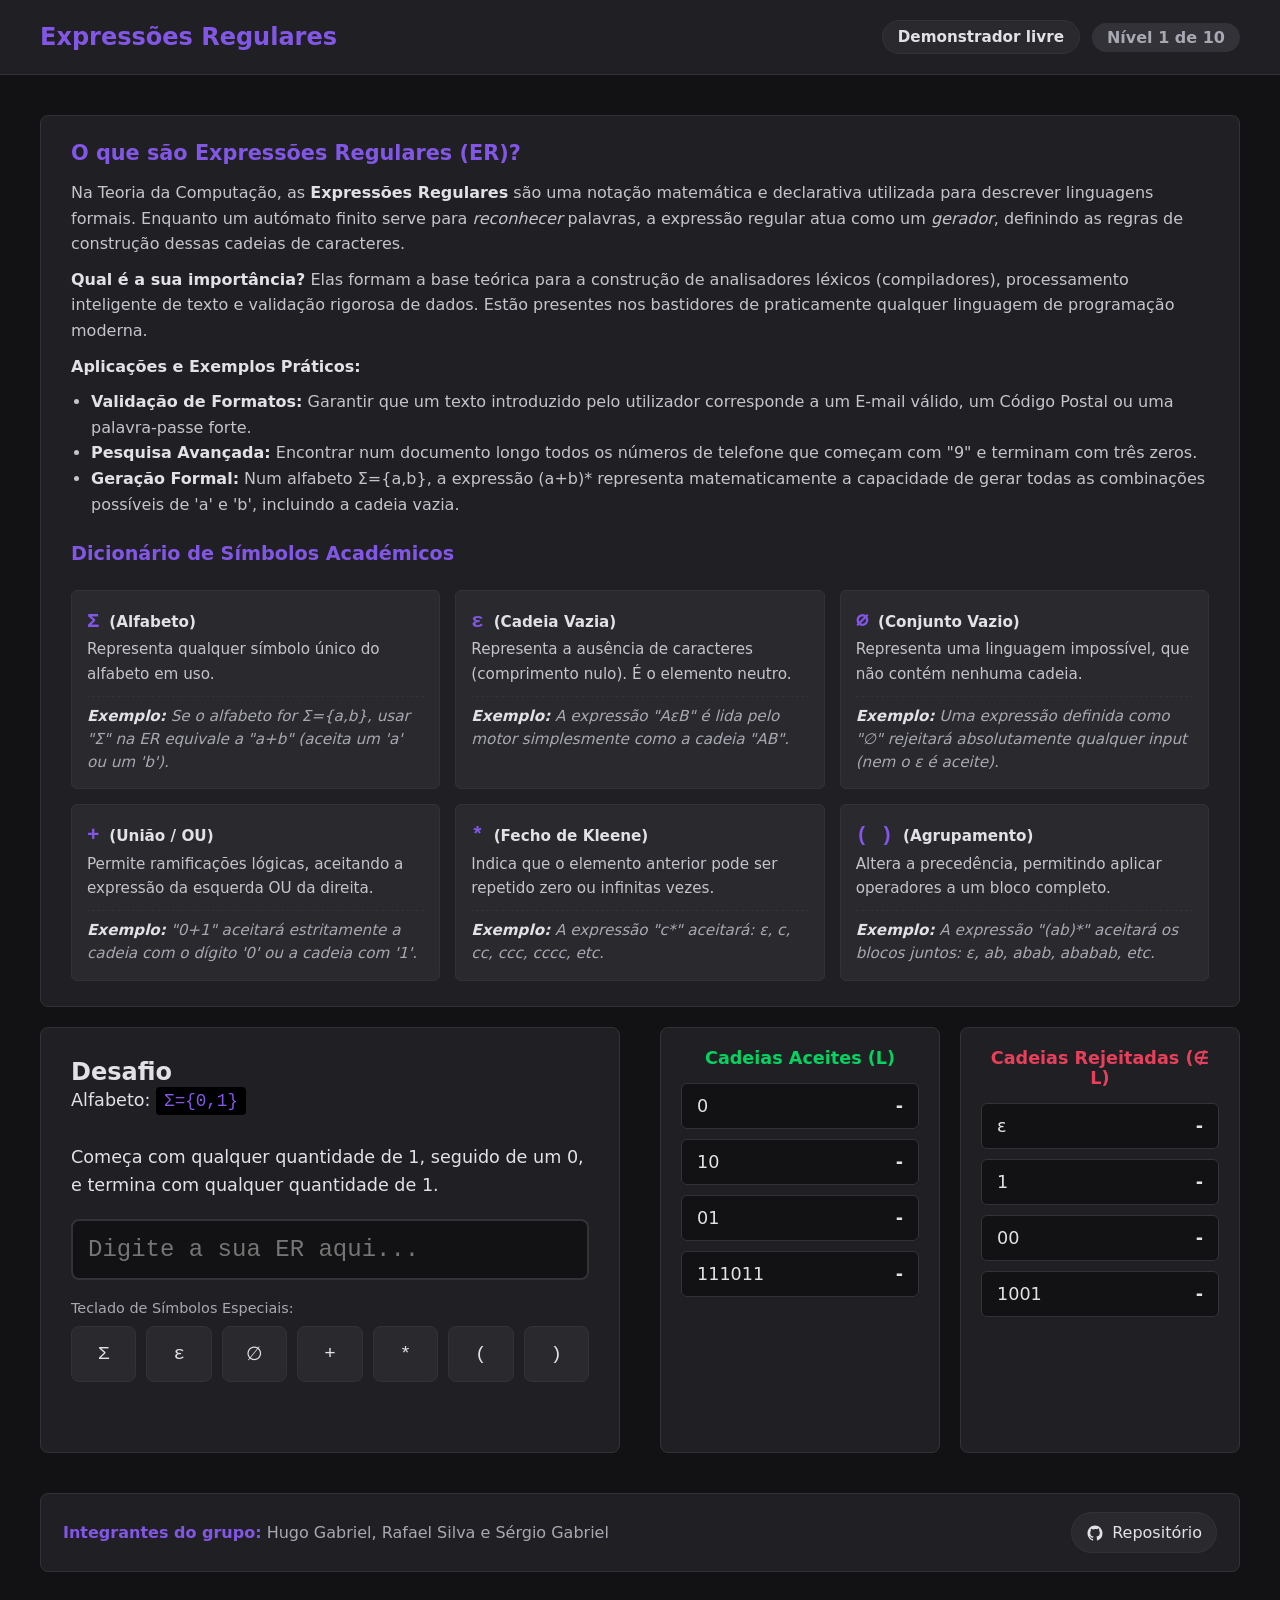
<file: index.html>
<!DOCTYPE html>
<html lang="pt-PT">
<head>
    <meta charset="UTF-8">
    <meta name="viewport" content="width=device-width, initial-scale=1.0">
    <title>Expressões Regulares - MVP (10 Níveis)</title>
    <style>
        /* ==========================================================
           TEMA DARK & ESTILOS GLOBAIS
           ========================================================== */
        :root {
            --bg-color: #121214;
            --panel-bg: #202024;
            --text-color: #e1e1e6;
            --text-muted: #a8a8b3;
            --primary: #8257e5;
            --primary-hover: #9466ff;
            --success: #04d361;
            --danger: #e83f5b;
            --keyboard-bg: #29292e;
            --keyboard-hover: #323238;
        }

        * {
            margin: 0;
            padding: 0;
            box-sizing: border-box;
            font-family: 'Inter', system-ui, -apple-system, sans-serif;
        }

        body {
            background-color: var(--bg-color);
            color: var(--text-color);
            display: flex;
            flex-direction: column;
            min-height: 100vh;
        }

        header {
            padding: 20px 40px;
            background-color: var(--panel-bg);
            border-bottom: 1px solid #323238;
            display: flex;
            justify-content: space-between;
            align-items: center;
        }

        header h1 {
            font-size: 1.5rem;
            color: var(--primary);
        }

        .header-actions {
            display: flex;
            align-items: center;
            justify-content: flex-end;
            gap: 12px;
            flex-wrap: wrap;
        }

        .nav-link {
            display: inline-flex;
            align-items: center;
            justify-content: center;
            min-height: 34px;
            padding: 5px 15px;
            border: 1px solid #323238;
            border-radius: 20px;
            background-color: var(--keyboard-bg);
            color: var(--text-color);
            font-size: 0.95rem;
            font-weight: bold;
            text-decoration: none;
            transition: all 0.2s ease;
            white-space: nowrap;
        }

        .nav-link:hover {
            border-color: var(--primary);
            background-color: var(--keyboard-hover);
            color: var(--primary-hover);
        }

        #level-indicator {
            font-weight: bold;
            color: var(--text-muted);
            background-color: #323238;
            padding: 5px 15px;
            border-radius: 20px;
        }

        /* Seção Didática */
        .intro-section {
            grid-column: 1 / -1;
            background-color: var(--panel-bg);
            padding: 25px 30px;
            border-radius: 8px;
            border: 1px solid #323238;
            margin-bottom: -20px; /* Compensa o gap da grelha */
        }
        .intro-section h2 {
            color: var(--primary);
            margin-bottom: 15px;
            font-size: 1.3rem;
        }
        .intro-section p {
            line-height: 1.6;
            margin-bottom: 10px;
            color: #c4c4cc;
        }
        .intro-section ul {
            margin-left: 20px;
            margin-bottom: 15px;
            color: #c4c4cc;
            line-height: 1.6;
        }
        .intro-section strong {
            color: var(--text-color);
        }

        /* Dicionário de Símbolos */
        .symbol-dict {
            display: grid;
            grid-template-columns: repeat(auto-fit, minmax(280px, 1fr));
            gap: 15px;
            margin-top: 25px;
        }
        .symbol-card {
            background-color: var(--keyboard-bg);
            padding: 15px;
            border-radius: 6px;
            border: 1px solid #323238;
            font-size: 0.95rem;
            color: #c4c4cc;
            line-height: 1.5;
        }
        .symbol-card .sym {
            font-size: 1.3rem;
            color: var(--primary);
            margin-right: 5px;
            font-family: monospace;
            font-weight: bold;
        }
        .symbol-card .sym-title {
            color: var(--text-color);
            font-weight: bold;
        }
        .symbol-card .sym-example {
            color: var(--text-muted);
            display: block;
            margin-top: 8px;
            font-style: italic;
            border-top: 1px dashed #323238;
            padding-top: 8px;
        }

        /* ==========================================================
           LAYOUT PRINCIPAL (GRID)
           ========================================================== */
        main {
            display: grid;
            grid-template-columns: 1fr 1fr;
            gap: 40px;
            padding: 40px;
            flex: 1;
            max-width: 1400px;
            margin: 0 auto;
            width: 100%;
        }

        @media (max-width: 900px) {
            main {
                grid-template-columns: 1fr;
            }

            header {
                align-items: flex-start;
                flex-direction: column;
                gap: 14px;
            }

            .header-actions {
                width: 100%;
                justify-content: space-between;
            }
        }

        /* Lado Esquerdo: Editor e Teclado */
        .editor-section {
            background-color: var(--panel-bg);
            padding: 30px;
            border-radius: 8px;
            display: flex;
            flex-direction: column;
            gap: 20px;
            border: 1px solid #323238;
        }

        .problem-desc {
            font-size: 1.1rem;
            line-height: 1.6;
        }

        .alphabet {
            font-family: monospace;
            background: #000;
            padding: 4px 8px;
            border-radius: 4px;
            color: var(--primary);
        }

        #regex-input {
            width: 100%;
            padding: 15px;
            font-size: 1.5rem;
            font-family: monospace;
            background-color: var(--bg-color);
            color: var(--text-color);
            border: 2px solid #323238;
            border-radius: 8px;
            outline: none;
            transition: border-color 0.2s;
        }

        #regex-input:focus {
            border-color: var(--primary);
        }

        .keyboard {
            display: grid;
            grid-template-columns: repeat(auto-fit, minmax(60px, 1fr));
            gap: 10px;
        }

        .key-btn {
            background-color: var(--keyboard-bg);
            color: var(--text-color);
            border: 1px solid #323238;
            padding: 15px;
            font-size: 1.2rem;
            border-radius: 8px;
            cursor: pointer;
            transition: all 0.2s;
            font-family: monospace;
        }

        .key-btn:hover {
            background-color: var(--keyboard-hover);
            border-color: var(--primary);
        }

        /* Lado Direito: Testes */
        .tests-section {
            display: grid;
            grid-template-columns: 1fr 1fr;
            gap: 20px;
        }

        .test-column {
            background-color: var(--panel-bg);
            padding: 20px;
            border-radius: 8px;
            border: 1px solid #323238;
        }

        .test-column h3 {
            margin-bottom: 15px;
            font-size: 1.1rem;
            text-align: center;
        }

        .test-list {
            list-style: none;
            display: flex;
            flex-direction: column;
            gap: 10px;
        }

        .test-item {
            padding: 12px 15px;
            background-color: var(--bg-color);
            border-radius: 6px;
            font-family: monospace;
            font-size: 1.1rem;
            display: flex;
            justify-content: space-between;
            align-items: center;
            border: 1px solid #323238;
            transition: all 0.3s ease;
        }

        .empty-set-msg {
            text-align: center;
            color: var(--text-muted);
            font-style: italic;
            padding: 20px 0;
            background-color: var(--bg-color);
            border-radius: 6px;
            border: 1px dashed #323238;
        }

        /* Estados de Validação */
        .test-item.pass {
            border-color: var(--success);
            box-shadow: 0 0 10px rgba(4, 211, 97, 0.2);
            color: var(--success);
        }

        .test-item.fail {
            border-color: var(--danger);
            box-shadow: 0 0 10px rgba(232, 63, 91, 0.2);
            color: var(--danger);
        }

        .status-icon {
            font-weight: bold;
        }

        /* Ações e Sucesso */
        .actions {
            margin-top: 20px;
            display: flex;
            justify-content: center;
        }

        #next-btn {
            background-color: var(--success);
            color: #000;
            border: none;
            padding: 15px 30px;
            font-size: 1.2rem;
            font-weight: bold;
            border-radius: 8px;
            cursor: pointer;
            display: none;
            transition: background-color 0.2s;
        }

        #next-btn:hover {
            background-color: #04b353;
        }

        #success-message {
            color: var(--success);
            text-align: center;
            font-weight: bold;
            font-size: 1.2rem;
            display: none;
            margin-top: 10px;
        }

        .credits {
            max-width: 1400px;
            width: calc(100% - 80px);
            margin: 0 auto 30px;
            padding: 18px 22px;
            background-color: var(--panel-bg);
            border: 1px solid #323238;
            border-radius: 8px;
            display: flex;
            flex-wrap: wrap;
            align-items: center;
            justify-content: space-between;
            gap: 14px;
        }

        .credits strong {
            color: var(--primary);
        }

        .credits span {
            color: var(--text-muted);
        }

        .repo-link {
            display: inline-flex;
            align-items: center;
            gap: 8px;
            color: var(--text-color);
            text-decoration: none;
            border: 1px solid #323238;
            background-color: var(--keyboard-bg);
            padding: 10px 14px;
            border-radius: 999px;
            transition: all 0.2s ease;
        }

        .repo-link:hover {
            border-color: var(--primary);
            background-color: var(--keyboard-hover);
            color: var(--primary-hover);
        }

        .github-mark {
            width: 18px;
            height: 18px;
            fill: currentColor;
            flex: 0 0 auto;
        }
    </style>
</head>
<body>

    <header>
        <h1>Expressões Regulares</h1>
        <div class="header-actions">
            <a class="nav-link" href="regex.html">Demonstrador livre</a>
            <div id="level-indicator">Nível 1 de 10</div>
        </div>
    </header>

    <main>
        <!-- Seção Didática (Introdução) -->
        <section class="intro-section">
            <h2>O que são Expressões Regulares (ER)?</h2>
            <p>Na Teoria da Computação, as <strong>Expressões Regulares</strong> são uma notação matemática e declarativa utilizada para descrever linguagens formais. Enquanto um autómato finito serve para <em>reconhecer</em> palavras, a expressão regular atua como um <em>gerador</em>, definindo as regras de construção dessas cadeias de caracteres.</p>
            <p><strong>Qual é a sua importância?</strong> Elas formam a base teórica para a construção de analisadores léxicos (compiladores), processamento inteligente de texto e validação rigorosa de dados. Estão presentes nos bastidores de praticamente qualquer linguagem de programação moderna.</p>
            <p><strong>Aplicações e Exemplos Práticos:</strong></p>
            <ul>
                <li><strong>Validação de Formatos:</strong> Garantir que um texto introduzido pelo utilizador corresponde a um E-mail válido, um Código Postal ou uma palavra-passe forte.</li>
                <li><strong>Pesquisa Avançada:</strong> Encontrar num documento longo todos os números de telefone que começam com "9" e terminam com três zeros.</li>
                <li><strong>Geração Formal:</strong> Num alfabeto Σ={a,b}, a expressão <code>(a+b)*</code> representa matematicamente a capacidade de gerar todas as combinações possíveis de 'a' e 'b', incluindo a cadeia vazia.</li>
            </ul>

            <h3 style="color: var(--primary); margin-top: 25px; font-size: 1.2rem;">Dicionário de Símbolos Académicos</h3>
            <div class="symbol-dict">
                <div class="symbol-card">
                    <span class="sym">Σ</span> <span class="sym-title">(Alfabeto)</span>
                    <p>Representa qualquer símbolo único do alfabeto em uso.</p>
                    <span class="sym-example"><strong>Exemplo:</strong> Se o alfabeto for Σ={a,b}, usar "Σ" na ER equivale a "a+b" (aceita um 'a' ou um 'b').</span>
                </div>
                <div class="symbol-card">
                    <span class="sym">ε</span> <span class="sym-title">(Cadeia Vazia)</span>
                    <p>Representa a ausência de caracteres (comprimento nulo). É o elemento neutro.</p>
                    <span class="sym-example"><strong>Exemplo:</strong> A expressão "AεB" é lida pelo motor simplesmente como a cadeia "AB".</span>
                </div>
                <div class="symbol-card">
                    <span class="sym">∅</span> <span class="sym-title">(Conjunto Vazio)</span>
                    <p>Representa uma linguagem impossível, que não contém nenhuma cadeia.</p>
                    <span class="sym-example"><strong>Exemplo:</strong> Uma expressão definida como "∅" rejeitará absolutamente qualquer input (nem o ε é aceite).</span>
                </div>
                <div class="symbol-card">
                    <span class="sym">+</span> <span class="sym-title">(União / OU)</span>
                    <p>Permite ramificações lógicas, aceitando a expressão da esquerda OU da direita.</p>
                    <span class="sym-example"><strong>Exemplo:</strong> "0+1" aceitará estritamente a cadeia com o dígito '0' ou a cadeia com '1'.</span>
                </div>
                <div class="symbol-card">
                    <span class="sym">*</span> <span class="sym-title">(Fecho de Kleene)</span>
                    <p>Indica que o elemento anterior pode ser repetido zero ou infinitas vezes.</p>
                    <span class="sym-example"><strong>Exemplo:</strong> A expressão "c*" aceitará: ε, c, cc, ccc, cccc, etc.</span>
                </div>
                <div class="symbol-card">
                    <span class="sym">( )</span> <span class="sym-title">(Agrupamento)</span>
                    <p>Altera a precedência, permitindo aplicar operadores a um bloco completo.</p>
                    <span class="sym-example"><strong>Exemplo:</strong> A expressão "(ab)*" aceitará os blocos juntos: ε, ab, abab, ababab, etc.</span>
                </div>
            </div>
        </section>

        <!-- Lado Esquerdo: Motor e Input -->
        <section class="editor-section">
            <div>
                <h2>Desafio</h2>
                <p class="problem-desc">
                    Alfabeto: <span class="alphabet" id="ui-alphabet">Σ={0,1}</span><br><br>
                    <span id="ui-desc">Enunciado aqui</span>
                </p>
            </div>

            <div>
                <input type="text" id="regex-input" placeholder="Digite a sua ER aqui..." autocomplete="off" spellcheck="false">
            </div>

            <div>
                <p style="margin-bottom: 10px; color: var(--text-muted); font-size: 0.9rem;">Teclado de Símbolos Especiais:</p>
                <div class="keyboard">
                    <button class="key-btn" onclick="insertSymbol('Σ')" title="Exemplo: Se o alfabeto for {A,B}, usar Σ resulta em &quot;A&quot; ou &quot;B&quot;">Σ</button>
                    <button class="key-btn" onclick="insertSymbol('ε')" title="Exemplo: AεB resulta simplesmente em &quot;AB&quot; (elemento neutro)">ε</button>
                    <button class="key-btn" onclick="insertSymbol('∅')" title="Exemplo: Qualquer expressão com ∅ resulta num conjunto que não aceita nada">∅</button>
                    <button class="key-btn" onclick="insertSymbol('+')" title="Exemplo: A+B resulta na aceitação de &quot;A&quot; ou &quot;B&quot;">+</button>
                    <button class="key-btn" onclick="insertSymbol('*')" title="Exemplo: A* resulta em &quot;ε&quot;, &quot;A&quot;, &quot;AA&quot;, &quot;AAA&quot;...">*</button>
                    <button class="key-btn" onclick="insertSymbol('(')" title="Exemplo: (A+B)C resulta em &quot;AC&quot; ou &quot;BC&quot;">(</button>
                    <button class="key-btn" onclick="insertSymbol(')')" title="Finaliza o agrupamento. Exemplo: (AB)*">)</button>
                </div>
            </div>
            
            <div class="actions">
                <button id="next-btn" onclick="nextLevel()">Próximo Nível →</button>
            </div>
            <div id="success-message">Linguagem validada com sucesso!</div>
        </section>

        <!-- Lado Direito: Bateria de Testes -->
        <section class="tests-section">
            <div class="test-column">
                <h3 style="color: var(--success);">Cadeias Aceites (L)</h3>
                <ul class="test-list" id="list-accepted">
                    <!-- Gerado via JS -->
                </ul>
            </div>
            
            <div class="test-column">
                <h3 style="color: var(--danger);">Cadeias Rejeitadas (∉ L)</h3>
                <ul class="test-list" id="list-rejected">
                    <!-- Gerado via JS -->
                </ul>
            </div>
        </section>
    </main>

    <footer class="credits" aria-label="Créditos do projeto">
        <div>
            <strong>Integrantes do grupo:</strong>
            <span>Hugo Gabriel, Rafael Silva e Sérgio Gabriel</span>
        </div>
        <a class="repo-link" href="https://github.com/hugbrl09/regex-lftc" target="_blank" rel="noopener noreferrer" aria-label="Abrir repositório no GitHub">
            <svg class="github-mark" viewBox="0 0 24 24" aria-hidden="true" focusable="false">
                <path d="M12 2C6.48 2 2 6.58 2 12.25c0 4.54 2.87 8.39 6.84 9.75.5.09.68-.22.68-.48v-1.77c-2.78.62-3.37-1.38-3.37-1.38-.46-1.2-1.12-1.52-1.12-1.52-.91-.64.07-.63.07-.63 1.01.08 1.54 1.07 1.54 1.07.9 1.58 2.36 1.12 2.93.86.09-.67.35-1.12.63-1.38-2.22-.26-4.56-1.14-4.56-5.06 0-1.12.39-2.03 1.03-2.75-.1-.26-.45-1.3.1-2.71 0 0 .84-.28 2.75 1.05A9.25 9.25 0 0 1 12 6.8c.85 0 1.71.12 2.51.35 1.91-1.33 2.75-1.05 2.75-1.05.55 1.41.2 2.45.1 2.71.64.72 1.03 1.63 1.03 2.75 0 3.93-2.34 4.8-4.57 5.06.36.32.68.95.68 1.92v2.84c0 .27.18.58.69.48A10.27 10.27 0 0 0 22 12.25C22 6.58 17.52 2 12 2z"/>
            </svg>
            Repositório
        </a>
    </footer>

    <script>
        /* ==========================================================
           BASE DE DADOS DE NÍVEIS (10 Níveis Completos)
           ========================================================== */
        const levels = [
            {
                id: 1,
                alphabetText: "Σ={0,1}",
                alphabetArray: ["0", "1"],
                description: "Começa com qualquer quantidade de 1, seguido de um 0, e termina com qualquer quantidade de 1.",
                accepted: ["0", "10", "01", "111011"],
                rejected: ["ε", "1", "00", "1001"]
            },
            {
                id: 2,
                alphabetText: "Σ={c,d}",
                alphabetArray: ["c", "d"],
                description: "Cadeias que contenham 'cc' como subpalavra.",
                accepted: ["cc", "dccd", "cccd", "dcc"],
                rejected: ["ε", "c", "d", "cdc", "dcd"]
            },
            {
                id: 3,
                alphabetText: "Σ={a,b}",
                alphabetArray: ["a", "b"],
                description: "A linguagem que aceita estritamente as cadeias 'ab' ou 'ba'. (Sugestão: utilize a operação de União).",
                accepted: ["ab", "ba"],
                rejected: ["ε", "a", "b", "aa", "bb", "aba"]
            },
            {
                id: 4,
                alphabetText: "Σ={x,y}",
                alphabetArray: ["x", "y"],
                description: "Cadeias de comprimento no máximo 1 (Sugestão: a cadeia vazia também possui comprimento menor ou igual a 1).",
                accepted: ["ε", "x", "y"],
                rejected: ["xx", "xy", "yx", "xyx"]
            },
            {
                id: 5,
                alphabetText: "Σ={a,b}",
                alphabetArray: ["a", "b"],
                description: "Qualquer combinação de 'a' e 'b' (incluindo nenhuma), mas que termine obrigatoriamente com a letra 'a'.",
                accepted: ["a", "ba", "aba", "bba", "aaaa"],
                rejected: ["ε", "b", "ab", "bb"]
            },
            {
                id: 6,
                alphabetText: "Σ={0,1}",
                alphabetArray: ["0", "1"],
                description: "Cadeias formadas exclusivamente por blocos de '00' (ou seja, quantidade par de zeros e nenhum 1).",
                accepted: ["ε", "00", "0000", "000000"],
                rejected: ["0", "1", "01", "000", "100", "00100"]
            },
            {
                id: 7,
                alphabetText: "Σ={a,b,c}",
                alphabetArray: ["a", "b", "c"],
                description: "Todas as cadeias que começam com 'a', seguidas de qualquer combinação de 'b' ou 'c'.",
                accepted: ["a", "ab", "ac", "abb", "abc", "acb"],
                rejected: ["ε", "b", "c", "ba", "ca"]
            },
            {
                id: 8,
                alphabetText: "Σ={0,1}",
                alphabetArray: ["0", "1"],
                description: "A linguagem vazia. Não aceita absolutamente nenhuma cadeia (nem sequer a cadeia vazia).",
                accepted: [], // Array vazio, requer lógica visual para mostrar que não há nada a aceitar
                rejected: ["ε", "0", "1", "00", "01"]
            },
            {
                id: 9,
                alphabetText: "Σ={a,b}",
                alphabetArray: ["a", "b"],
                description: "Cadeias que possuem exatamente um único 'b' em toda a palavra.",
                accepted: ["b", "ab", "ba", "aabaa", "aaaab"],
                rejected: ["ε", "a", "bb", "abaaab", "bab"]
            },
            {
                id: 10,
                alphabetText: "Σ={0,1}",
                alphabetArray: ["0", "1"],
                description: "Desafio Final: O fechamento positivo (Σ⁺). Qualquer cadeia válida do alfabeto, exceto a cadeia vazia.",
                accepted: ["0", "1", "00", "01", "10", "11", "010"],
                rejected: ["ε"]
            }
        ];

        let currentLevel = 0;
        const inputField = document.getElementById('regex-input');

        /* ==========================================================
           O MOTOR CONVERSOR (Lógica Académica -> Regex JS)
           ========================================================== */
        function convertFormalToJSRegex(formalRegex, currentAlphabetArr) {
            let jsRegex = formalRegex;

            // 1. O Símbolo Sigma (Σ)
            // Se o utilizador digitar Σ, substituímos por uma união de todo o alfabeto atual
            const sigmaRegex = '(' + currentAlphabetArr.join('|') + ')';
            jsRegex = jsRegex.replace(/Σ/g, sigmaRegex);

            // 2. A União (+)
            // Na matemática usamos '+', mas a máquina do JS usa '|'
            jsRegex = jsRegex.replace(/\+/g, '|');

            // 3. A Cadeia Vazia (ε)
            // Na ER académica, ε concatena como neutro. 
            // Ao remover o 'ε', o Motor JS simula o comportamento da cadeia vazia
            jsRegex = jsRegex.replace(/ε/g, '');

            // 4. O Conjunto Vazio (∅)
            // Um conjunto vazio não aceita nada. No Regex de máquina usamos um 
            // Negative Lookahead impossível (?!) para garantir que nunca valida.
            jsRegex = jsRegex.replace(/∅/g, '(?!)');

            return jsRegex;
        }

        /* ==========================================================
           LÓGICA DA INTERFACE E VALIDAÇÃO
           ========================================================== */
        function loadLevel(index) {
            if (index >= levels.length) {
                alert("Parabéns! Concluiu todos os níveis do Regex Académico.");
                currentLevel = 0; // Reinicia o jogo
                index = 0;
            }
            
            const levelData = levels[index];
            document.getElementById('level-indicator').innerText = `Nível ${index + 1} de ${levels.length}`;
            document.getElementById('ui-alphabet').innerText = levelData.alphabetText;
            document.getElementById('ui-desc').innerText = levelData.description;
            inputField.value = "";
            document.getElementById('next-btn').style.display = 'none';
            document.getElementById('success-message').style.display = 'none';

            // Renderizar Listas
            renderList('list-accepted', levelData.accepted, true);
            renderList('list-rejected', levelData.rejected, false);

            // Forçar validação inicial
            validateInput();
        }

        function renderList(elementId, items, isAcceptedList) {
            const ul = document.getElementById(elementId);
            ul.innerHTML = '';
            
            // Tratamento especial para o nível 8 (Conjunto Vazio)
            if (items.length === 0 && isAcceptedList) {
                const li = document.createElement('div');
                li.className = 'empty-set-msg';
                li.innerText = 'Linguagem Vazia (Nenhuma cadeia deve ser aceite)';
                ul.appendChild(li);
                return;
            }

            items.forEach((item, idx) => {
                const li = document.createElement('li');
                li.className = 'test-item';
                li.id = `${elementId}-item-${idx}`;
                li.innerHTML = `<span>${item}</span> <span class="status-icon" id="${elementId}-icon-${idx}">-</span>`;
                ul.appendChild(li);
            });
        }

        function insertSymbol(symbol) {
            const start = inputField.selectionStart;
            const end = inputField.selectionEnd;
            const text = inputField.value;
            
            // Insere o caracter onde o cursor estava
            inputField.value = text.substring(0, start) + symbol + text.substring(end);
            
            // Devolve o foco e ajusta o cursor
            inputField.focus();
            inputField.selectionStart = inputField.selectionEnd = start + symbol.length;
            
            // Dispara validação
            validateInput();
        }

        function validateInput() {
            const rawInput = inputField.value;
            const levelData = levels[currentLevel];
            let regexObj = null;
            let isValidSyntax = false;

            // Só tenta validar se o utilizador digitou algo
            if (rawInput.trim().length > 0) {
                try {
                    const jsPattern = convertFormalToJSRegex(rawInput, levelData.alphabetArray);
                    // ^ e $ forçam a verificação exata da cadeia completa
                    regexObj = new RegExp(`^(${jsPattern})$`);
                    isValidSyntax = true;
                } catch (e) {
                    // Regex inválida (ex: parênteses abertos, união sem operando)
                    isValidSyntax = false;
                }
            }

            let allTestsPassed = true;

            // Validar Cadeias Aceites (Precisam dar Match = true)
            levelData.accepted.forEach((str, idx) => {
                const itemEl = document.getElementById(`list-accepted-item-${idx}`);
                const iconEl = document.getElementById(`list-accepted-icon-${idx}`);
                
                // Se o texto for "ε", a string a testar pelo motor JS é ""
                const testStr = str === 'ε' ? '' : str;
                
                let passed = false;
                if (isValidSyntax) {
                    passed = regexObj.test(testStr);
                }

                updateItemUI(itemEl, iconEl, passed, rawInput.trim() === '');
                if (!passed) allTestsPassed = false;
            });

            // Validar Cadeias Rejeitadas (Precisam dar Match = false)
            levelData.rejected.forEach((str, idx) => {
                const itemEl = document.getElementById(`list-rejected-item-${idx}`);
                const iconEl = document.getElementById(`list-rejected-icon-${idx}`);
                
                const testStr = str === 'ε' ? '' : str;
                
                let passed = false;
                if (isValidSyntax) {
                    // Passou no teste de rejeição se NÃO deu match!
                    passed = !regexObj.test(testStr);
                }

                updateItemUI(itemEl, iconEl, passed, rawInput.trim() === '');
                if (!passed) allTestsPassed = false;
            });

            // Gerir estado de Sucesso
            if (rawInput.trim() === '') allTestsPassed = false; // Input vazio não resolve fases
            
            if (allTestsPassed) {
                document.getElementById('next-btn').style.display = 'block';
                document.getElementById('success-message').style.display = 'block';
            } else {
                document.getElementById('next-btn').style.display = 'none';
                document.getElementById('success-message').style.display = 'none';
            }
        }

        // Função auxiliar para mudar as cores e ícones
        function updateItemUI(liEl, iconEl, isPassing, isInputEmpty) {
            if (!liEl || !iconEl) return;

            liEl.classList.remove('pass', 'fail');
            
            if (isInputEmpty) {
                iconEl.innerText = '-';
                return;
            }

            if (isPassing) {
                liEl.classList.add('pass');
                iconEl.innerText = '✓';
            } else {
                liEl.classList.add('fail');
                iconEl.innerText = '✗';
            }
        }

        function nextLevel() {
            currentLevel++;
            loadLevel(currentLevel);
        }

        // Event Listeners
        inputField.addEventListener('input', validateInput);

        // Inicializar Jogo
        window.onload = () => loadLevel(currentLevel);

    </script>
</body>
</html>
</file>
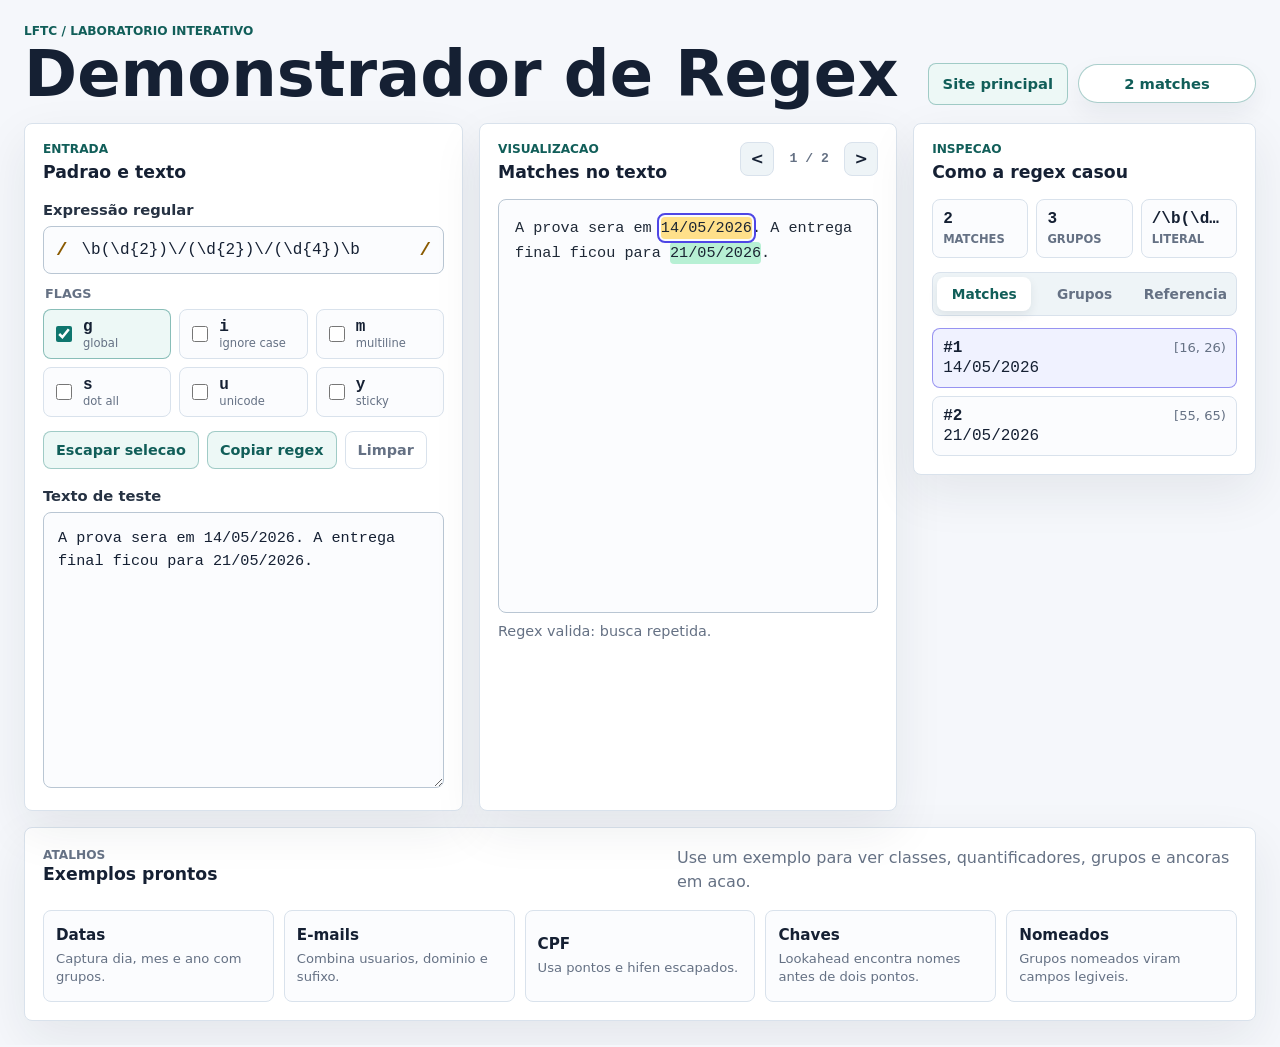
<file: regex.html>
<!DOCTYPE html>
<html lang="pt-BR">
<head>
    <meta charset="UTF-8">
    <meta name="viewport" content="width=device-width, initial-scale=1.0">
    <title>Demonstrador de Regex</title>
    <link rel="stylesheet" href="style.css">
</head>
<body>
    <main class="app-shell">
        <section class="workspace" aria-label="Laboratorio de expressoes regulares">
            <header class="topbar">
                <div>
                    <p class="eyebrow">LFTC / laboratorio interativo</p>
                    <h1>Demonstrador de Regex</h1>
                </div>
                <div class="topbar-actions">
                    <a class="project-link" href="index.html">Site principal</a>
                    <p class="status-pill" id="regexStatus" role="status">Aguardando padrao</p>
                </div>
            </header>

            <div class="main-grid">
                <section class="panel editor-panel" aria-labelledby="editorTitle">
                    <div class="panel-heading">
                        <div>
                            <p class="kicker">Entrada</p>
                            <h2 id="editorTitle">Padrao e texto</h2>
                        </div>
                    </div>

                    <label class="field-label" for="inputRegex">Express&atilde;o regular</label>
                    <div class="regex-composer" data-testid="regex-composer">
                        <span aria-hidden="true">/</span>
                        <input id="inputRegex" type="text" autocomplete="off" spellcheck="false" placeholder="\b\w+@\w+\.\w+\b">
                        <span aria-hidden="true">/</span>
                    </div>

                    <fieldset class="flag-set">
                        <legend>Flags</legend>
                        <label class="flag-option" title="Busca todas as ocorrencias">
                            <input type="checkbox" id="flagG" value="g" checked>
                            <span>g</span>
                            <small>global</small>
                        </label>
                        <label class="flag-option" title="Ignora diferenca entre maiusculas e minusculas">
                            <input type="checkbox" id="flagI" value="i">
                            <span>i</span>
                            <small>ignore case</small>
                        </label>
                        <label class="flag-option" title="Faz ^ e $ considerarem cada linha">
                            <input type="checkbox" id="flagM" value="m">
                            <span>m</span>
                            <small>multiline</small>
                        </label>
                        <label class="flag-option" title="Faz . tambem casar quebras de linha">
                            <input type="checkbox" id="flagS" value="s">
                            <span>s</span>
                            <small>dot all</small>
                        </label>
                        <label class="flag-option" title="Ativa leitura Unicode do padrao">
                            <input type="checkbox" id="flagU" value="u">
                            <span>u</span>
                            <small>unicode</small>
                        </label>
                        <label class="flag-option" title="Casa apenas a partir da posicao atual">
                            <input type="checkbox" id="flagY" value="y">
                            <span>y</span>
                            <small>sticky</small>
                        </label>
                    </fieldset>

                    <div class="button-row">
                        <button type="button" class="secondary-button" id="escapeSelectionButton">Escapar selecao</button>
                        <button type="button" class="secondary-button" id="copyRegexButton">Copiar regex</button>
                        <button type="button" class="ghost-button" id="clearButton">Limpar</button>
                    </div>

                    <label class="field-label" for="inputText">Texto de teste</label>
                    <textarea id="inputText" spellcheck="false" placeholder="Digite ou cole aqui o texto que sera analisado..."></textarea>
                </section>

                <section class="panel result-panel" aria-labelledby="resultTitle">
                    <div class="panel-heading">
                        <div>
                            <p class="kicker">Visualizacao</p>
                            <h2 id="resultTitle">Matches no texto</h2>
                        </div>
                        <div class="match-nav" aria-label="Navegacao entre matches">
                            <button type="button" id="prevMatchButton" aria-label="Match anterior">&lt;</button>
                            <span id="selectedMatchLabel">0 / 0</span>
                            <button type="button" id="nextMatchButton" aria-label="Proximo match">&gt;</button>
                        </div>
                    </div>
                    <div class="highlighted-output" id="highlightedText" aria-live="polite"></div>
                    <p class="inline-message" id="inlineMessage">Informe um padrao para comecar.</p>
                </section>

                <aside class="panel inspector-panel" aria-labelledby="inspectorTitle">
                    <div class="panel-heading">
                        <div>
                            <p class="kicker">Inspecao</p>
                            <h2 id="inspectorTitle">Como a regex casou</h2>
                        </div>
                    </div>

                    <div class="stats-grid" aria-label="Resumo dos resultados">
                        <div>
                            <strong id="matchCount">0</strong>
                            <span>matches</span>
                        </div>
                        <div>
                            <strong id="groupCount">0</strong>
                            <span>grupos</span>
                        </div>
                        <div>
                            <strong id="literalRegex">/ /</strong>
                            <span>literal</span>
                        </div>
                    </div>

                    <div class="tab-list" role="tablist" aria-label="Paineis de inspecao">
                        <button type="button" class="tab-button is-active" role="tab" aria-selected="true" aria-controls="matchesPanel" data-tab="matches">Matches</button>
                        <button type="button" class="tab-button" role="tab" aria-selected="false" aria-controls="groupsPanel" data-tab="groups">Grupos</button>
                        <button type="button" class="tab-button" role="tab" aria-selected="false" aria-controls="referencePanel" data-tab="reference">Referencia</button>
                    </div>

                    <div class="tab-panel" id="matchesPanel" role="tabpanel">
                        <div class="match-list" id="matchList"></div>
                    </div>
                    <div class="tab-panel" id="groupsPanel" role="tabpanel" hidden>
                        <div class="group-list" id="groupList"></div>
                    </div>
                    <div class="tab-panel" id="referencePanel" role="tabpanel" hidden>
                        <div class="reference-list" id="referenceList"></div>
                    </div>
                </aside>
            </div>

            <section class="examples-band" aria-labelledby="examplesTitle">
                <div class="examples-heading">
                    <div>
                        <p class="kicker">Atalhos</p>
                        <h2 id="examplesTitle">Exemplos prontos</h2>
                    </div>
                    <p>Use um exemplo para ver classes, quantificadores, grupos e ancoras em acao.</p>
                </div>
                <div class="examples-grid" id="examplesGrid"></div>
            </section>
        </section>
    </main>

    <script src="script.js"></script>
</body>
</html>
</file>
<file: style.css>
:root {
    --bg: #f5f7fb;
    --surface: #ffffff;
    --surface-soft: #eef4f7;
    --ink: #152033;
    --muted: #657184;
    --line: #d9e2ec;
    --line-strong: #b9c6d3;
    --accent: #0f766e;
    --accent-strong: #115e59;
    --indigo: #4f46e5;
    --amber: #8a5a00;
    --danger: #b42318;
    --danger-soft: #fff0ed;
    --match-a: #ffe08a;
    --match-b: #b7f0d4;
    --match-c: #bcd7ff;
    --shadow: 0 18px 50px rgba(22, 34, 51, 0.08);
}

* {
    box-sizing: border-box;
}

body {
    margin: 0;
    min-height: 100vh;
    background: var(--bg);
    color: var(--ink);
    font-family: Inter, ui-sans-serif, system-ui, -apple-system, BlinkMacSystemFont, "Segoe UI", sans-serif;
}

button,
input,
textarea {
    font: inherit;
}

button {
    border: 0;
}

.app-shell {
    min-height: 100vh;
    padding: 24px;
}

.workspace {
    width: min(1440px, 100%);
    margin: 0 auto;
}

.topbar {
    display: flex;
    align-items: flex-end;
    justify-content: space-between;
    gap: 16px;
    margin-bottom: 18px;
}

.topbar-actions {
    display: flex;
    align-items: center;
    gap: 10px;
    flex-wrap: wrap;
    justify-content: flex-end;
}

.project-link {
    display: inline-flex;
    align-items: center;
    justify-content: center;
    min-height: 42px;
    padding: 0 14px;
    border: 1px solid rgba(15, 118, 110, 0.35);
    border-radius: 8px;
    background: #edf8f6;
    color: var(--accent-strong);
    font-size: 0.92rem;
    font-weight: 800;
    text-decoration: none;
    white-space: nowrap;
}

.project-link:hover {
    border-color: rgba(15, 118, 110, 0.65);
    background: #dff3ef;
}

.eyebrow,
.kicker {
    margin: 0 0 6px;
    color: var(--accent-strong);
    font-size: 0.76rem;
    font-weight: 800;
    letter-spacing: 0;
    text-transform: uppercase;
}

h1,
h2,
p {
    margin-top: 0;
}

h1 {
    margin-bottom: 0;
    font-size: clamp(2rem, 5vw, 4.4rem);
    line-height: 0.95;
    letter-spacing: 0;
}

h2 {
    margin-bottom: 0;
    font-size: 1.08rem;
    line-height: 1.2;
}

.status-pill {
    min-width: 178px;
    margin: 0;
    padding: 10px 14px;
    border: 1px solid var(--line);
    border-radius: 999px;
    background: var(--surface);
    color: var(--muted);
    font-size: 0.92rem;
    font-weight: 700;
    text-align: center;
    box-shadow: 0 10px 24px rgba(22, 34, 51, 0.06);
}

.status-pill.is-valid {
    border-color: rgba(15, 118, 110, 0.35);
    color: var(--accent-strong);
}

.status-pill.is-error {
    border-color: rgba(180, 35, 24, 0.3);
    background: var(--danger-soft);
    color: var(--danger);
}

.main-grid {
    display: grid;
    grid-template-columns: minmax(300px, 1.05fr) minmax(320px, 1fr) minmax(280px, 0.82fr);
    gap: 16px;
    align-items: start;
}

.panel,
.examples-band {
    border: 1px solid var(--line);
    border-radius: 8px;
    background: var(--surface);
    box-shadow: var(--shadow);
}

.panel {
    padding: 18px;
}

.panel-heading,
.examples-heading {
    display: flex;
    align-items: flex-start;
    justify-content: space-between;
    gap: 16px;
    margin-bottom: 16px;
}

.field-label {
    display: block;
    margin: 18px 0 8px;
    color: #263243;
    font-size: 0.92rem;
    font-weight: 800;
}

.regex-composer {
    display: grid;
    grid-template-columns: auto minmax(0, 1fr) auto;
    align-items: center;
    min-height: 48px;
    border: 1px solid var(--line-strong);
    border-radius: 8px;
    background: #fbfcfe;
    color: var(--muted);
    overflow: hidden;
}

.regex-composer:focus-within {
    border-color: var(--accent);
    box-shadow: 0 0 0 4px rgba(15, 118, 110, 0.12);
}

.regex-composer > span {
    padding: 0 12px;
    color: var(--amber);
    font-family: "Cascadia Mono", "Fira Code", Consolas, monospace;
    font-size: 1.2rem;
    font-weight: 800;
}

#inputRegex {
    width: 100%;
    min-width: 0;
    border: 0;
    outline: 0;
    background: transparent;
    color: var(--ink);
    font-family: "Cascadia Mono", "Fira Code", Consolas, monospace;
    font-size: 1rem;
}

.flag-set {
    display: grid;
    grid-template-columns: repeat(3, minmax(0, 1fr));
    gap: 8px;
    margin: 12px 0 0;
    padding: 0;
    border: 0;
}

.flag-set legend {
    margin-bottom: 8px;
    color: var(--muted);
    font-size: 0.8rem;
    font-weight: 800;
    text-transform: uppercase;
}

.flag-option {
    display: grid;
    grid-template-columns: auto 1fr;
    align-items: center;
    column-gap: 8px;
    min-height: 44px;
    padding: 8px;
    border: 1px solid var(--line);
    border-radius: 8px;
    background: #fbfcfe;
    cursor: pointer;
}

.flag-option:has(input:checked) {
    border-color: rgba(15, 118, 110, 0.45);
    background: #edf8f6;
}

.flag-option input {
    grid-row: span 2;
    width: 16px;
    height: 16px;
    accent-color: var(--accent);
}

.flag-option span {
    font-family: "Cascadia Mono", "Fira Code", Consolas, monospace;
    font-weight: 900;
}

.flag-option small {
    color: var(--muted);
    font-size: 0.72rem;
}

.button-row {
    display: flex;
    flex-wrap: wrap;
    gap: 8px;
    margin-top: 14px;
}

.secondary-button,
.ghost-button,
.tab-button,
.match-nav button,
.example-button,
.match-item {
    border-radius: 8px;
    cursor: pointer;
    transition: border-color 160ms ease, background 160ms ease, color 160ms ease, transform 160ms ease;
}

.secondary-button,
.ghost-button {
    min-height: 38px;
    padding: 0 12px;
    font-size: 0.9rem;
    font-weight: 800;
}

.secondary-button {
    border: 1px solid rgba(15, 118, 110, 0.35);
    background: #edf8f6;
    color: var(--accent-strong);
}

.ghost-button {
    border: 1px solid var(--line);
    background: #fff;
    color: var(--muted);
}

.secondary-button:hover,
.ghost-button:hover,
.example-button:hover,
.match-item:hover {
    transform: translateY(-1px);
}

textarea {
    width: 100%;
    min-height: 276px;
    resize: vertical;
    padding: 14px;
    border: 1px solid var(--line-strong);
    border-radius: 8px;
    outline: 0;
    background: #fbfcfe;
    color: var(--ink);
    font-family: "Cascadia Mono", "Fira Code", Consolas, monospace;
    font-size: 0.95rem;
    line-height: 1.55;
}

textarea:focus {
    border-color: var(--accent);
    box-shadow: 0 0 0 4px rgba(15, 118, 110, 0.12);
}

.result-panel {
    min-height: 100%;
}

.match-nav {
    display: grid;
    grid-template-columns: 34px minmax(58px, auto) 34px;
    align-items: center;
    gap: 6px;
}

.match-nav button {
    width: 34px;
    height: 34px;
    border: 1px solid var(--line);
    background: var(--surface-soft);
    color: var(--ink);
    font-weight: 900;
}

.match-nav button:disabled {
    cursor: not-allowed;
    opacity: 0.45;
    transform: none;
}

#selectedMatchLabel {
    color: var(--muted);
    font-family: "Cascadia Mono", "Fira Code", Consolas, monospace;
    font-size: 0.82rem;
    font-weight: 800;
    text-align: center;
}

.highlighted-output {
    min-height: 414px;
    max-height: 62vh;
    overflow: auto;
    padding: 16px;
    border: 1px solid var(--line-strong);
    border-radius: 8px;
    background: #fbfcfe;
    color: #1f2937;
    font-family: "Cascadia Mono", "Fira Code", Consolas, monospace;
    font-size: 0.95rem;
    line-height: 1.7;
    overflow-wrap: anywhere;
    white-space: pre-wrap;
}

.highlighted-output mark {
    padding: 2px 0;
    border-radius: 4px;
    color: #1b2533;
}

.highlighted-output mark.tone-0 {
    background: var(--match-a);
}

.highlighted-output mark.tone-1 {
    background: var(--match-b);
}

.highlighted-output mark.tone-2 {
    background: var(--match-c);
}

.highlighted-output mark.is-selected {
    outline: 2px solid var(--indigo);
    outline-offset: 2px;
}

.zero-match {
    display: inline-block;
    width: 8px;
    height: 1.2em;
    margin: 0 2px;
    border-left: 3px solid var(--indigo);
    vertical-align: text-bottom;
}

.zero-match.is-selected {
    border-left-color: var(--danger);
    box-shadow: 0 0 0 3px rgba(180, 35, 24, 0.14);
}

.inline-message {
    min-height: 22px;
    margin: 10px 0 0;
    color: var(--muted);
    font-size: 0.9rem;
}

.inline-message.is-error {
    color: var(--danger);
}

.stats-grid {
    display: grid;
    grid-template-columns: repeat(3, minmax(0, 1fr));
    gap: 8px;
    margin-bottom: 14px;
}

.stats-grid div {
    min-width: 0;
    padding: 10px;
    border: 1px solid var(--line);
    border-radius: 8px;
    background: #fbfcfe;
}

.stats-grid strong {
    display: block;
    max-width: 100%;
    overflow: hidden;
    color: var(--ink);
    font-family: "Cascadia Mono", "Fira Code", Consolas, monospace;
    font-size: 1rem;
    text-overflow: ellipsis;
    white-space: nowrap;
}

.stats-grid span {
    color: var(--muted);
    font-size: 0.72rem;
    font-weight: 800;
    text-transform: uppercase;
}

.tab-list {
    display: grid;
    grid-template-columns: repeat(3, minmax(0, 1fr));
    gap: 6px;
    padding: 4px;
    border: 1px solid var(--line);
    border-radius: 8px;
    background: var(--surface-soft);
}

.tab-button {
    min-height: 34px;
    background: transparent;
    color: var(--muted);
    font-size: 0.86rem;
    font-weight: 800;
}

.tab-button.is-active {
    background: var(--surface);
    color: var(--accent-strong);
    box-shadow: 0 4px 10px rgba(22, 34, 51, 0.08);
}

.tab-panel {
    margin-top: 12px;
}

.match-list,
.group-list,
.reference-list {
    display: grid;
    gap: 8px;
    max-height: 386px;
    overflow: auto;
}

.match-item {
    width: 100%;
    padding: 10px;
    border: 1px solid var(--line);
    background: #fbfcfe;
    color: var(--ink);
    text-align: left;
}

.match-item.is-selected {
    border-color: rgba(79, 70, 229, 0.55);
    background: #f0f2ff;
}

.match-title,
.group-row,
.reference-row {
    display: flex;
    align-items: baseline;
    justify-content: space-between;
    gap: 10px;
}

.match-title strong,
.reference-row strong {
    font-family: "Cascadia Mono", "Fira Code", Consolas, monospace;
}

.match-item code,
.group-card code,
.reference-card code {
    font-family: "Cascadia Mono", "Fira Code", Consolas, monospace;
    overflow-wrap: anywhere;
}

.match-meta,
.group-row span,
.reference-row span,
.empty-state {
    color: var(--muted);
    font-size: 0.82rem;
}

.group-card,
.reference-card {
    padding: 10px;
    border: 1px solid var(--line);
    border-radius: 8px;
    background: #fbfcfe;
}

.group-card p,
.reference-card p {
    margin: 6px 0 0;
    color: var(--muted);
    font-size: 0.86rem;
    line-height: 1.45;
}

.examples-band {
    margin-top: 16px;
    padding: 18px;
}

.examples-heading p {
    max-width: 560px;
    margin: 0;
    color: var(--muted);
    line-height: 1.5;
}

.examples-grid {
    display: grid;
    grid-template-columns: repeat(5, minmax(0, 1fr));
    gap: 10px;
}

.example-button {
    min-height: 92px;
    padding: 12px;
    border: 1px solid var(--line);
    background: #fbfcfe;
    color: var(--ink);
    text-align: left;
}

.example-button strong {
    display: block;
    margin-bottom: 6px;
    font-size: 0.95rem;
}

.example-button span {
    display: block;
    color: var(--muted);
    font-size: 0.82rem;
    line-height: 1.35;
}

@media (max-width: 1180px) {
    .main-grid {
        grid-template-columns: 1fr 1fr;
    }

    .inspector-panel {
        grid-column: 1 / -1;
    }

    .examples-grid {
        grid-template-columns: repeat(3, minmax(0, 1fr));
    }
}

@media (max-width: 760px) {
    .app-shell {
        padding: 14px;
    }

    .topbar,
    .panel-heading,
    .examples-heading {
        display: grid;
    }

    .topbar-actions {
        justify-content: stretch;
    }

    .project-link {
        width: 100%;
    }

    .status-pill {
        width: 100%;
    }

    .main-grid,
    .examples-grid {
        grid-template-columns: 1fr;
    }

    h1 {
        font-size: 2.25rem;
    }

    .flag-set {
        grid-template-columns: repeat(2, minmax(0, 1fr));
    }

    .highlighted-output {
        min-height: 260px;
        max-height: none;
    }

    .stats-grid {
        grid-template-columns: 1fr;
    }
}

@media (max-width: 430px) {
    .flag-set,
    .tab-list {
        grid-template-columns: 1fr;
    }

    .button-row {
        display: grid;
    }
}
</file>
